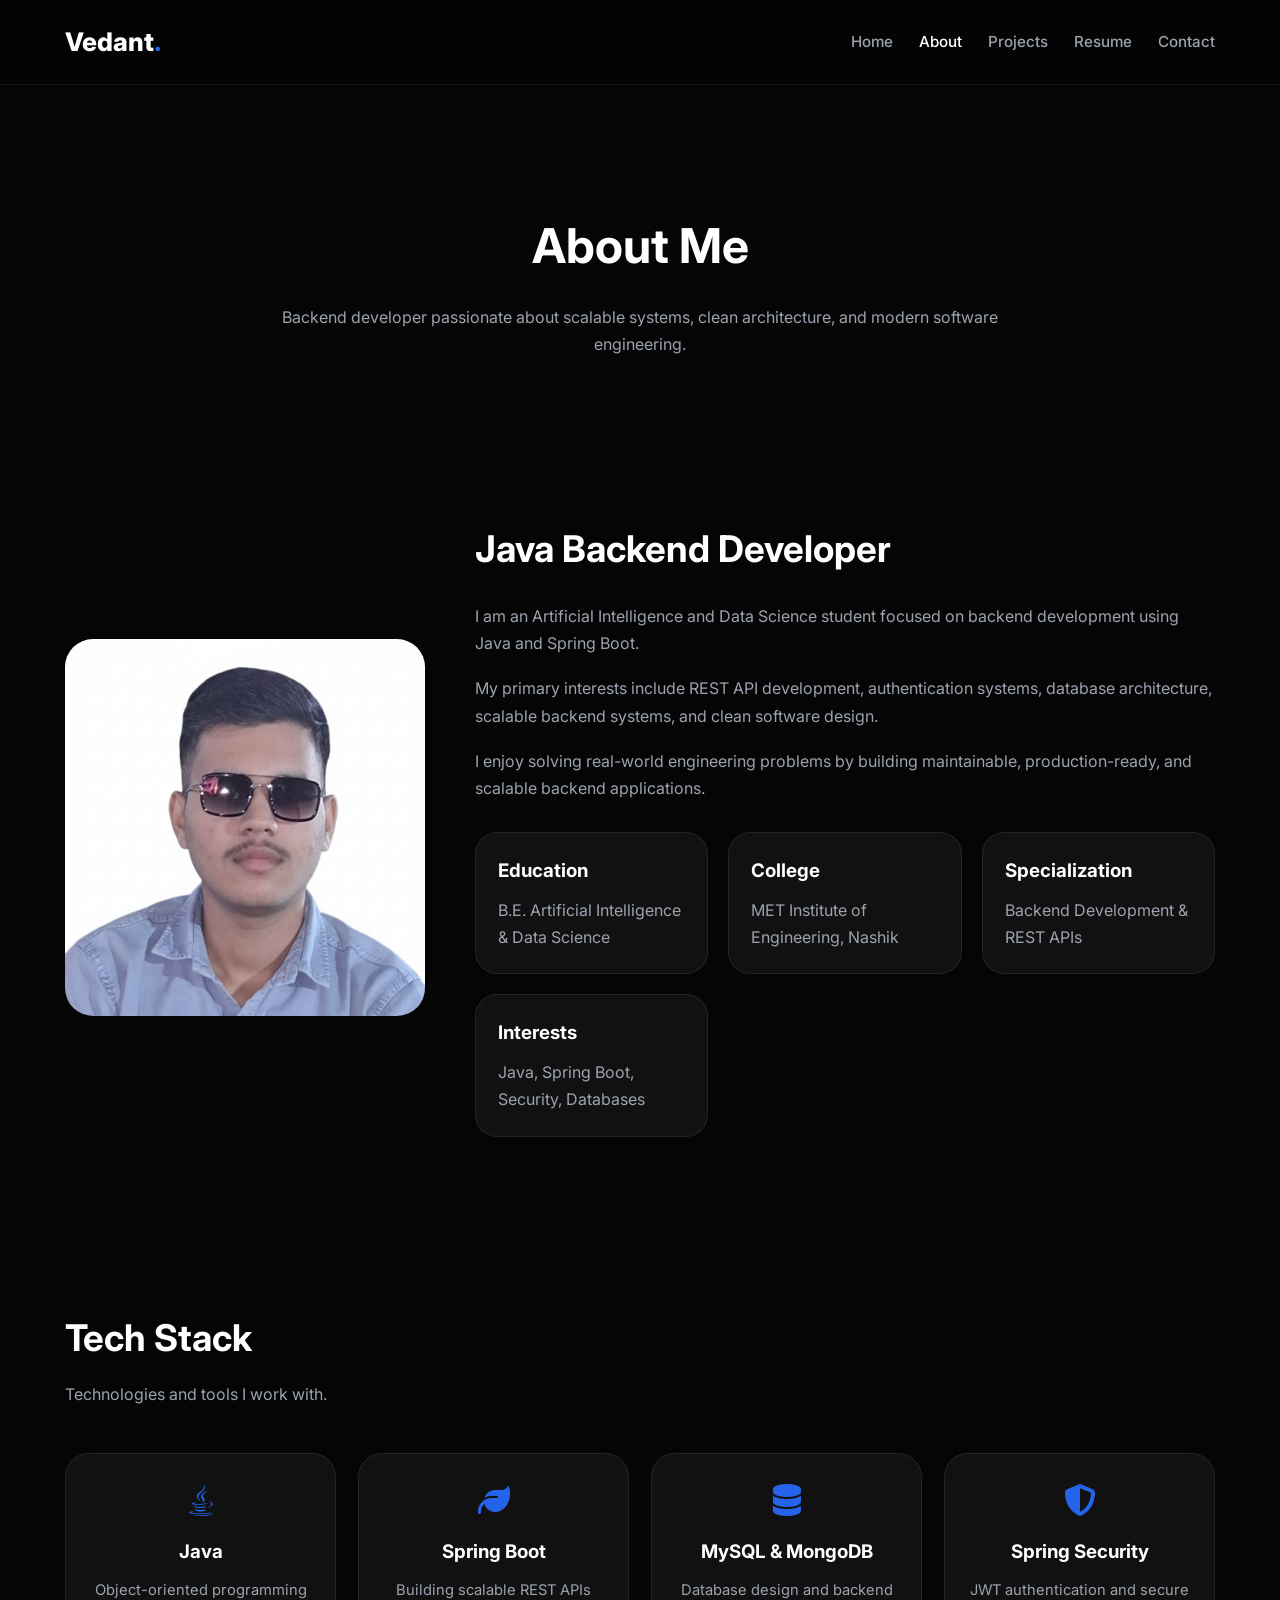
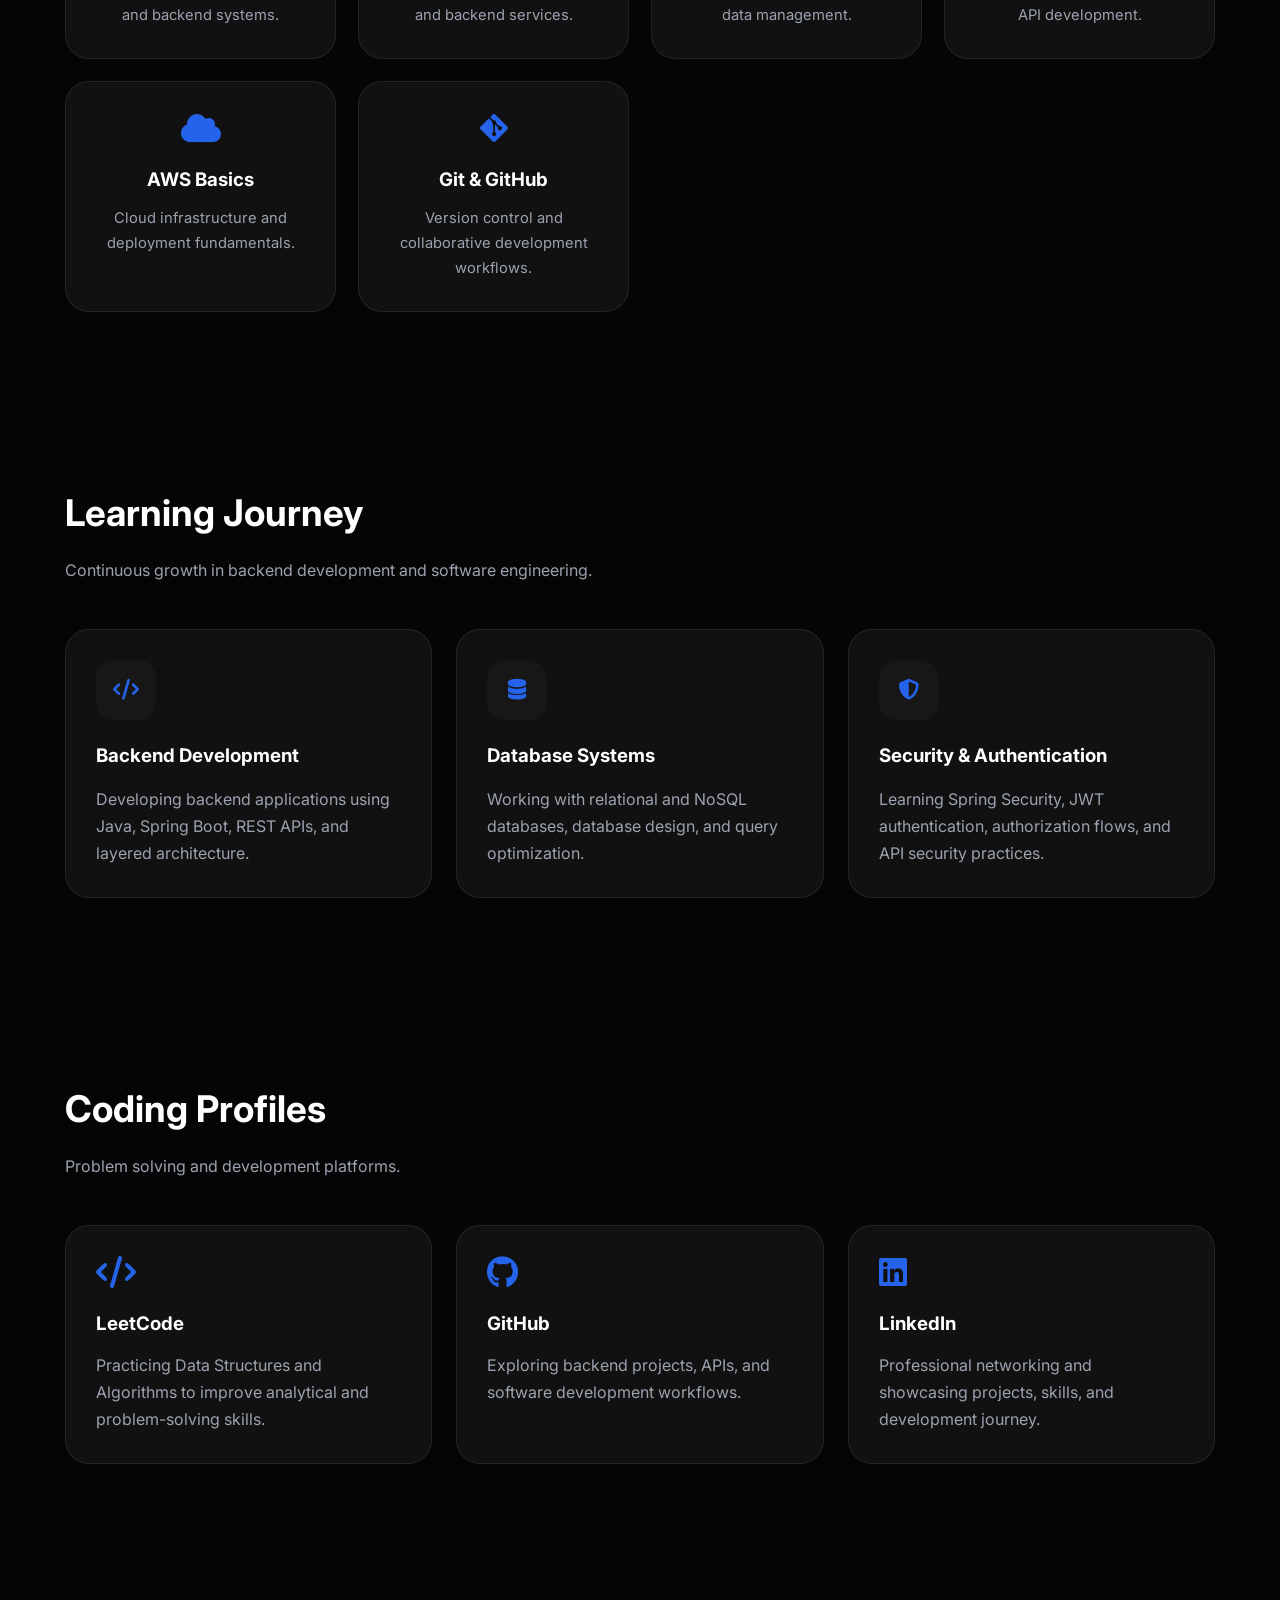
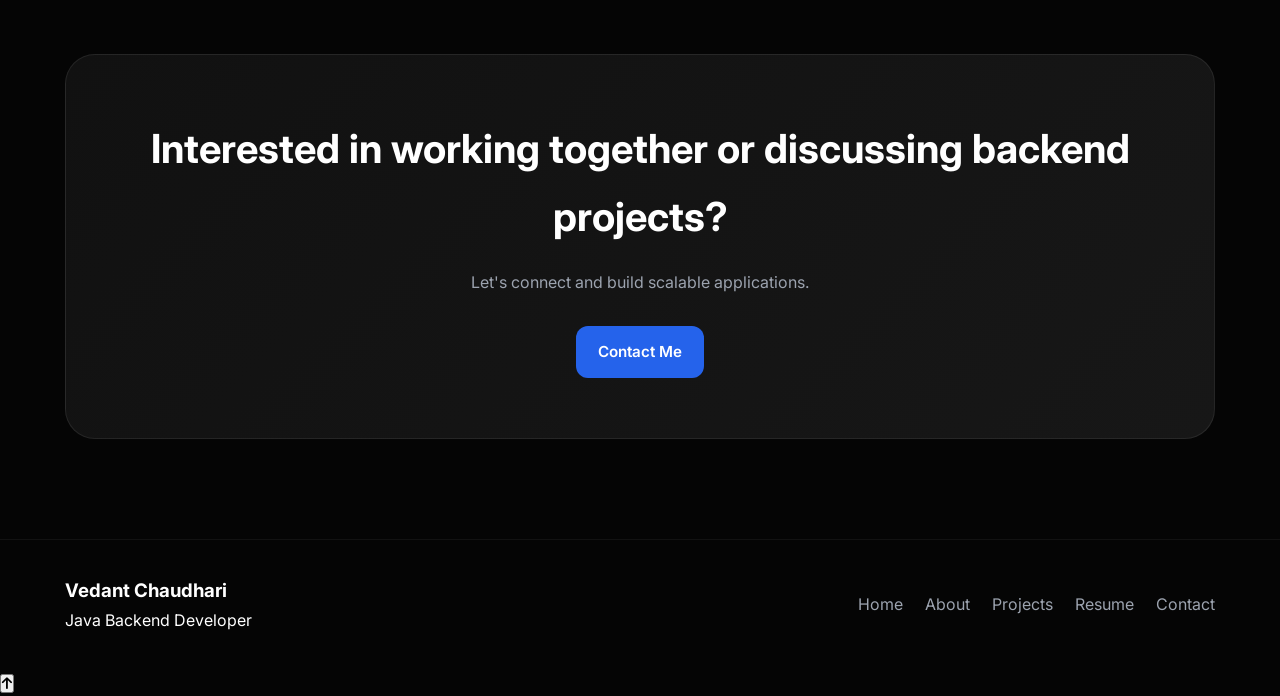
<file: about.html>
<!DOCTYPE html>
<html lang="en">

<head>

  <meta charset="UTF-8" />

  <meta name="viewport"
    content="width=device-width, initial-scale=1.0" />

  <meta name="description"
    content="About Vedant Chaudhari - Java Backend Developer specializing in Spring Boot, REST APIs, and scalable backend systems." />

  <meta name="keywords"
    content="About Vedant Chaudhari, Java Developer, Spring Boot, Backend Developer" />

  <meta name="author"
    content="Vedant Chaudhari" />

  <title>
    About | Vedant Chaudhari
  </title>

  <!-- CSS -->

  <link rel="stylesheet"
    href="style.css" />

  <!-- Font Awesome -->

  <link rel="stylesheet"
    href="https://cdnjs.cloudflare.com/ajax/libs/font-awesome/6.5.1/css/all.min.css" />

</head>

<body>

  <!-- ================= NAVBAR ================= -->

  <header class="navbar">

    <div class="container nav-container">

      <!-- LOGO -->

      <a href="index.html"
        class="logo">

        Vedant<span>.</span>

      </a>

      <!-- NAV LINKS -->

      <nav>

        <ul class="nav-links">

          <li>
            <a href="index.html">
              Home
            </a>
          </li>

          <li>
            <a href="about.html"
              class="active">

              About

            </a>
          </li>

          <li>
            <a href="projects.html">
              Projects
            </a>
          </li>

          <li>
            <a href="resume.html">
              Resume
            </a>
          </li>

          <li>
            <a href="contact.html">
              Contact
            </a>
          </li>

        </ul>

      </nav>

      <!-- MOBILE MENU -->

      <div class="menu-toggle">

        <i class="fa-solid fa-bars"></i>

      </div>

    </div>

  </header>

  <!-- ================= PAGE HEADER ================= -->

  <section class="page-header">

    <div class="container">

      <h1>
        About Me
      </h1>

      <p>

        Backend developer passionate about scalable systems,
        clean architecture, and modern software engineering.

      </p>

    </div>

  </section>

  <!-- ================= ABOUT SECTION ================= -->

  <section class="about-page section">

    <div class="container about-page-container">

      <!-- IMAGE -->

      <div class="about-image">

        <img src="assets/images/inpfp.jpeg"
          alt="Vedant Chaudhari" />

      </div>

      <!-- CONTENT -->

      <div class="about-content">

        <h2>
          Java Backend Developer
        </h2>

        <p>

          I am an Artificial Intelligence and Data Science student
          focused on backend development using Java and Spring Boot.

        </p>

        <p>

          My primary interests include REST API development,
          authentication systems, database architecture,
          scalable backend systems, and clean software design.

        </p>

        <p>

          I enjoy solving real-world engineering problems
          by building maintainable, production-ready,
          and scalable backend applications.

        </p>

        <!-- ABOUT INFO -->

        <div class="about-info-grid">

          <div class="about-info-card">

            <h3>
              Education
            </h3>

            <p>
              B.E. Artificial Intelligence & Data Science
            </p>

          </div>

          <div class="about-info-card">

            <h3>
              College
            </h3>

            <p>
              MET Institute of Engineering, Nashik
            </p>

          </div>

          <div class="about-info-card">

            <h3>
              Specialization
            </h3>

            <p>
              Backend Development & REST APIs
            </p>

          </div>

          <div class="about-info-card">

            <h3>
              Interests
            </h3>

            <p>
              Java, Spring Boot, Security, Databases
            </p>

          </div>

        </div>

      </div>

    </div>

  </section>

  <!-- ================= TECH STACK ================= -->

  <section class="tech-stack-section section">

    <div class="container">

      <div class="section-title">

        <h2>
          Tech Stack
        </h2>

        <p>
          Technologies and tools I work with.
        </p>

      </div>

      <div class="tech-grid">

        <!-- JAVA -->

        <div class="tech-card">

          <i class="fa-brands fa-java"></i>

          <h3>
            Java
          </h3>

          <p>
            Object-oriented programming and backend systems.
          </p>

        </div>

        <!-- SPRING -->

        <div class="tech-card">

          <i class="fa-solid fa-leaf"></i>

          <h3>
            Spring Boot
          </h3>

          <p>
            Building scalable REST APIs and backend services.
          </p>

        </div>

        <!-- DATABASE -->

        <div class="tech-card">

          <i class="fa-solid fa-database"></i>

          <h3>
            MySQL & MongoDB
          </h3>

          <p>
            Database design and backend data management.
          </p>

        </div>

        <!-- SECURITY -->

        <div class="tech-card">

          <i class="fa-solid fa-shield-halved"></i>

          <h3>
            Spring Security
          </h3>

          <p>
            JWT authentication and secure API development.
          </p>

        </div>

        <!-- CLOUD -->

        <div class="tech-card">

          <i class="fa-solid fa-cloud"></i>

          <h3>
            AWS Basics
          </h3>

          <p>
            Cloud infrastructure and deployment fundamentals.
          </p>

        </div>

        <!-- TOOLS -->

        <div class="tech-card">

          <i class="fa-brands fa-git-alt"></i>

          <h3>
            Git & GitHub
          </h3>

          <p>
            Version control and collaborative development workflows.
          </p>

        </div>

      </div>

    </div>

  </section>

  <!-- ================= EXPERIENCE / JOURNEY ================= -->

  <section class="journey-section section">

    <div class="container">

      <div class="section-title">

        <h2>
          Learning Journey
        </h2>

        <p>
          Continuous growth in backend development and software engineering.
        </p>

      </div>

      <div class="journey-grid">

        <!-- CARD 1 -->

        <div class="journey-card">

          <div class="journey-icon">

            <i class="fa-solid fa-code"></i>

          </div>

          <h3>
            Backend Development
          </h3>

          <p>

            Developing backend applications using Java,
            Spring Boot, REST APIs, and layered architecture.

          </p>

        </div>

        <!-- CARD 2 -->

        <div class="journey-card">

          <div class="journey-icon">

            <i class="fa-solid fa-database"></i>

          </div>

          <h3>
            Database Systems
          </h3>

          <p>

            Working with relational and NoSQL databases,
            database design, and query optimization.

          </p>

        </div>

        <!-- CARD 3 -->

        <div class="journey-card">

          <div class="journey-icon">

            <i class="fa-solid fa-shield-halved"></i>

          </div>

          <h3>
            Security & Authentication
          </h3>

          <p>

            Learning Spring Security, JWT authentication,
            authorization flows, and API security practices.

          </p>

        </div>

      </div>

    </div>

  </section>

  <!-- ================= CODING PROFILES ================= -->

  <section class="coding-profiles section">

    <div class="container">

      <div class="section-title">

        <h2>
          Coding Profiles
        </h2>

        <p>
          Problem solving and development platforms.
        </p>

      </div>

      <div class="profiles-grid">

        <!-- LEETCODE -->

        <a href="https://leetcode.com/u/vedantchaudhari394/"
          target="_blank"
          class="profile-card">

          <i class="fa-solid fa-code"></i>

          <h3>
            LeetCode
          </h3>

          <p>

            Practicing Data Structures and Algorithms
            to improve analytical and problem-solving skills.

          </p>

        </a>

        <!-- GITHUB -->

        <a href="https://github.com/itsVedant24"
          target="_blank"
          class="profile-card">

          <i class="fa-brands fa-github"></i>

          <h3>
            GitHub
          </h3>

          <p>

            Exploring backend projects,
            APIs, and software development workflows.

          </p>

        </a>

        <!-- LINKEDIN -->

        <a href="https://linkedin.com/in/chaudhari-vedant-1a2b3c4d"
          target="_blank"
          class="profile-card">

          <i class="fa-brands fa-linkedin"></i>

          <h3>
            LinkedIn
          </h3>

          <p>

            Professional networking and showcasing
            projects, skills, and development journey.

          </p>

        </a>

      </div>

    </div>

  </section>

  <!-- ================= CTA ================= -->

  <section class="cta-section">

    <div class="container cta-container">

      <h2>

        Interested in working together
        or discussing backend projects?

      </h2>

      <p>

        Let's connect and build scalable applications.

      </p>

      <a href="contact.html"
        class="btn primary-btn">

        Contact Me

      </a>

    </div>

  </section>

  <!-- ================= FOOTER ================= -->

  <footer class="footer">

    <div class="container footer-container">

      <div>

        <h3>
          Vedant Chaudhari
        </h3>

        <p>
          Java Backend Developer
        </p>

      </div>

      <div class="footer-links">

        <a href="index.html">
          Home
        </a>

        <a href="about.html">
          About
        </a>

        <a href="projects.html">
          Projects
        </a>

        <a href="resume.html">
          Resume
        </a>

        <a href="contact.html">
          Contact
        </a>

      </div>

    </div>

  </footer>

  <!-- JS -->

  <script src="main.js"></script>

</body>

</html>
</file>
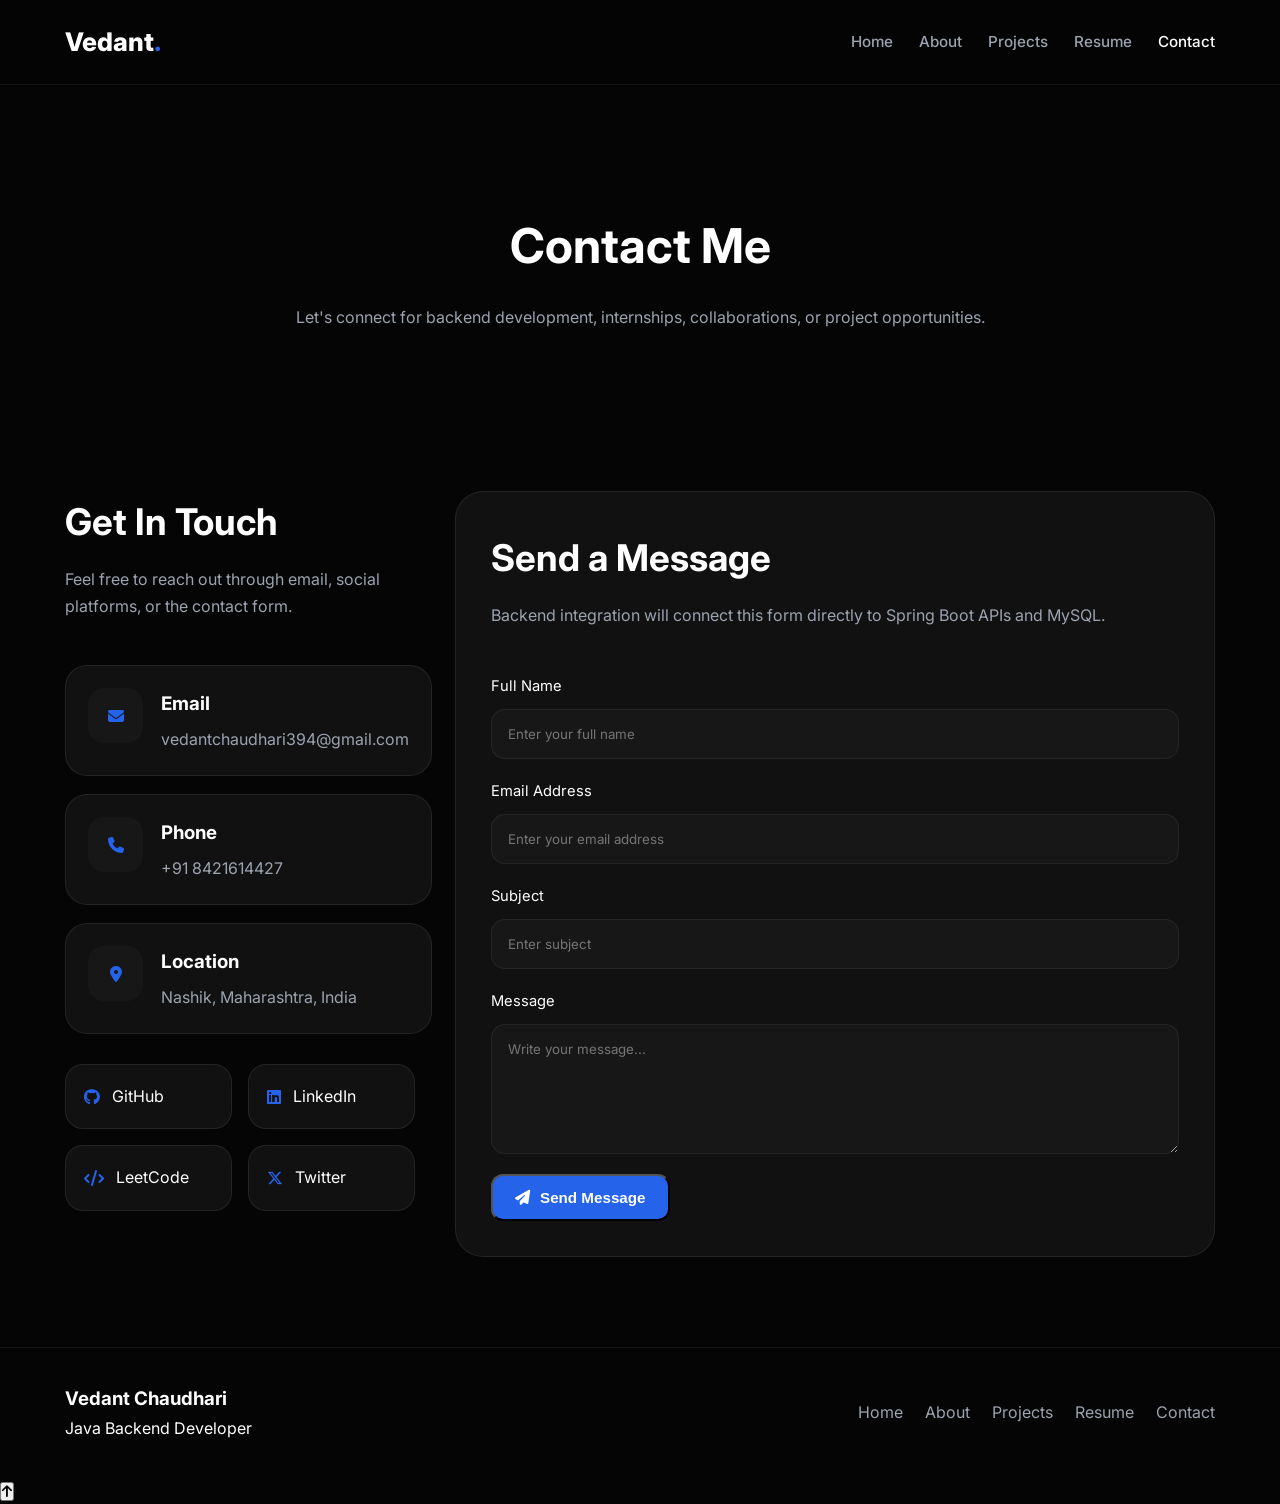
<file: contact.html>
<!DOCTYPE html>
<html lang="en">

<head>

  <meta charset="UTF-8" />

  <meta name="viewport"
    content="width=device-width, initial-scale=1.0" />

  <meta name="description"
    content="Contact Vedant Chaudhari - Java Backend Developer specializing in Spring Boot, REST APIs, and scalable backend systems." />

  <meta name="keywords"
    content="Contact Vedant Chaudhari, Java Backend Developer, Spring Boot Developer" />

  <meta name="author"
    content="Vedant Chaudhari" />

  <title>
    Contact | Vedant Chaudhari
  </title>

  <!-- CSS -->

  <link rel="stylesheet"
    href="style.css" />

  <!-- Font Awesome -->

  <link rel="stylesheet"
    href="https://cdnjs.cloudflare.com/ajax/libs/font-awesome/6.5.1/css/all.min.css" />

</head>

<body>

  <!-- ================= NAVBAR ================= -->

  <header class="navbar">

    <div class="container nav-container">

      <!-- LOGO -->

      <a href="index.html"
        class="logo">

        Vedant<span>.</span>

      </a>

      <!-- NAV LINKS -->

      <nav>

        <ul class="nav-links">

          <li>
            <a href="index.html">
              Home
            </a>
          </li>

          <li>
            <a href="about.html">
              About
            </a>
          </li>

          <li>
            <a href="projects.html">
              Projects
            </a>
          </li>

          <li>
            <a href="resume.html">
              Resume
            </a>
          </li>

          <li>
            <a href="contact.html"
              class="active">

              Contact
            </a>
          </li>

        </ul>

      </nav>

      <!-- MOBILE MENU -->

      <div class="menu-toggle">

        <i class="fa-solid fa-bars"></i>

      </div>

    </div>

  </header>

  <!-- ================= PAGE HEADER ================= -->

  <section class="page-header">

    <div class="container">

      <h1>
        Contact Me
      </h1>

      <p>

        Let's connect for backend development,
        internships,
        collaborations,
        or project opportunities.

      </p>

    </div>

  </section>

  <!-- ================= CONTACT SECTION ================= -->

  <section class="contact-page section">

    <div class="container contact-container">

      <!-- =========================================================
           CONTACT INFO
      ========================================================== -->

      <div class="contact-info">

        <div class="section-title">

          <h2>
            Get In Touch
          </h2>

          <p>
            Feel free to reach out through email,
            social platforms,
            or the contact form.
          </p>

        </div>

        <!-- CONTACT CARDS -->

        <div class="contact-cards">

          <!-- EMAIL -->

          <div class="contact-card">

            <div class="contact-icon">

              <i class="fa-solid fa-envelope"></i>

            </div>

            <div>

              <h3>
                Email
              </h3>

              <a href="mailto:vedantchaudhari394@gmail.com">

                vedantchaudhari394@gmail.com

              </a>

            </div>

          </div>

          <!-- PHONE -->

          <div class="contact-card">

            <div class="contact-icon">

              <i class="fa-solid fa-phone"></i>

            </div>

            <div>

              <h3>
                Phone
              </h3>

              <a href="tel:+918421614427">

                +91 8421614427

              </a>

            </div>

          </div>

          <!-- LOCATION -->

          <div class="contact-card">

            <div class="contact-icon">

              <i class="fa-solid fa-location-dot"></i>

            </div>

            <div>

              <h3>
                Location
              </h3>

              <p>
                Nashik, Maharashtra, India
              </p>

            </div>

          </div>

        </div>

        <!-- SOCIAL LINKS -->

        <div class="social-contact-links">

          <a href="https://github.com/itsVedant24"
            target="_blank"
            class="social-contact-card">

            <i class="fa-brands fa-github"></i>

            <span>
              GitHub
            </span>

          </a>

          <a href="https://linkedin.com/in/chaudhari-vedant-1a2b3c4d"
            target="_blank"
            class="social-contact-card">

            <i class="fa-brands fa-linkedin"></i>

            <span>
              LinkedIn
            </span>

          </a>

          <a href="https://leetcode.com/u/vedantchaudhari394/"
            target="_blank"
            class="social-contact-card">

            <i class="fa-solid fa-code"></i>

            <span>
              LeetCode
            </span>

          </a>

          <a href="https://x.com/vedant394"
            target="_blank"
            class="social-contact-card">

            <i class="fa-brands fa-x-twitter"></i>

            <span>
              Twitter
            </span>

          </a>

        </div>

      </div>

      <!-- =========================================================
           CONTACT FORM
      ========================================================== -->

      <div class="contact-form-wrapper">

        <div class="section-title">

          <h2>
            Send a Message
          </h2>

          <p>
            Backend integration will connect this form
            directly to Spring Boot APIs and MySQL.
          </p>

        </div>

        <!-- FORM -->

        <form id="contactForm"
          class="contact-form">

          <!-- NAME -->

          <div class="form-group">

            <label for="name">

              Full Name

            </label>

            <input type="text"
              id="name"
              name="name"
              placeholder="Enter your full name"
              required />

          </div>

          <!-- EMAIL -->

          <div class="form-group">

            <label for="email">

              Email Address

            </label>

            <input type="email"
              id="email"
              name="email"
              placeholder="Enter your email address"
              required />

          </div>

          <!-- SUBJECT -->

          <div class="form-group">

            <label for="subject">

              Subject

            </label>

            <input type="text"
              id="subject"
              name="subject"
              placeholder="Enter subject"
              required />

          </div>

          <!-- MESSAGE -->

          <div class="form-group">

            <label for="message">

              Message

            </label>

            <textarea id="message"
              name="message"
              rows="6"
              placeholder="Write your message..."
              required></textarea>

          </div>

          <!-- BUTTON -->

          <button type="submit"
            class="btn primary-btn contact-btn">

            <i class="fa-solid fa-paper-plane"></i>

            Send Message

          </button>

        </form>

      </div>

    </div>

  </section>




  <!-- ================= FOOTER ================= -->

  <footer class="footer">

    <div class="container footer-container">

      <div>

        <h3>
          Vedant Chaudhari
        </h3>

        <p>
          Java Backend Developer
        </p>

      </div>

      <div class="footer-links">

        <a href="index.html">
          Home
        </a>

        <a href="about.html">
          About
        </a>

        <a href="projects.html">
          Projects
        </a>

        <a href="resume.html">
          Resume
        </a>

        <a href="contact.html">
          Contact
        </a>

      </div>

    </div>

  </footer>

  <!-- JS -->

  <script src="main.js"></script>

</body>

</html>
</file>
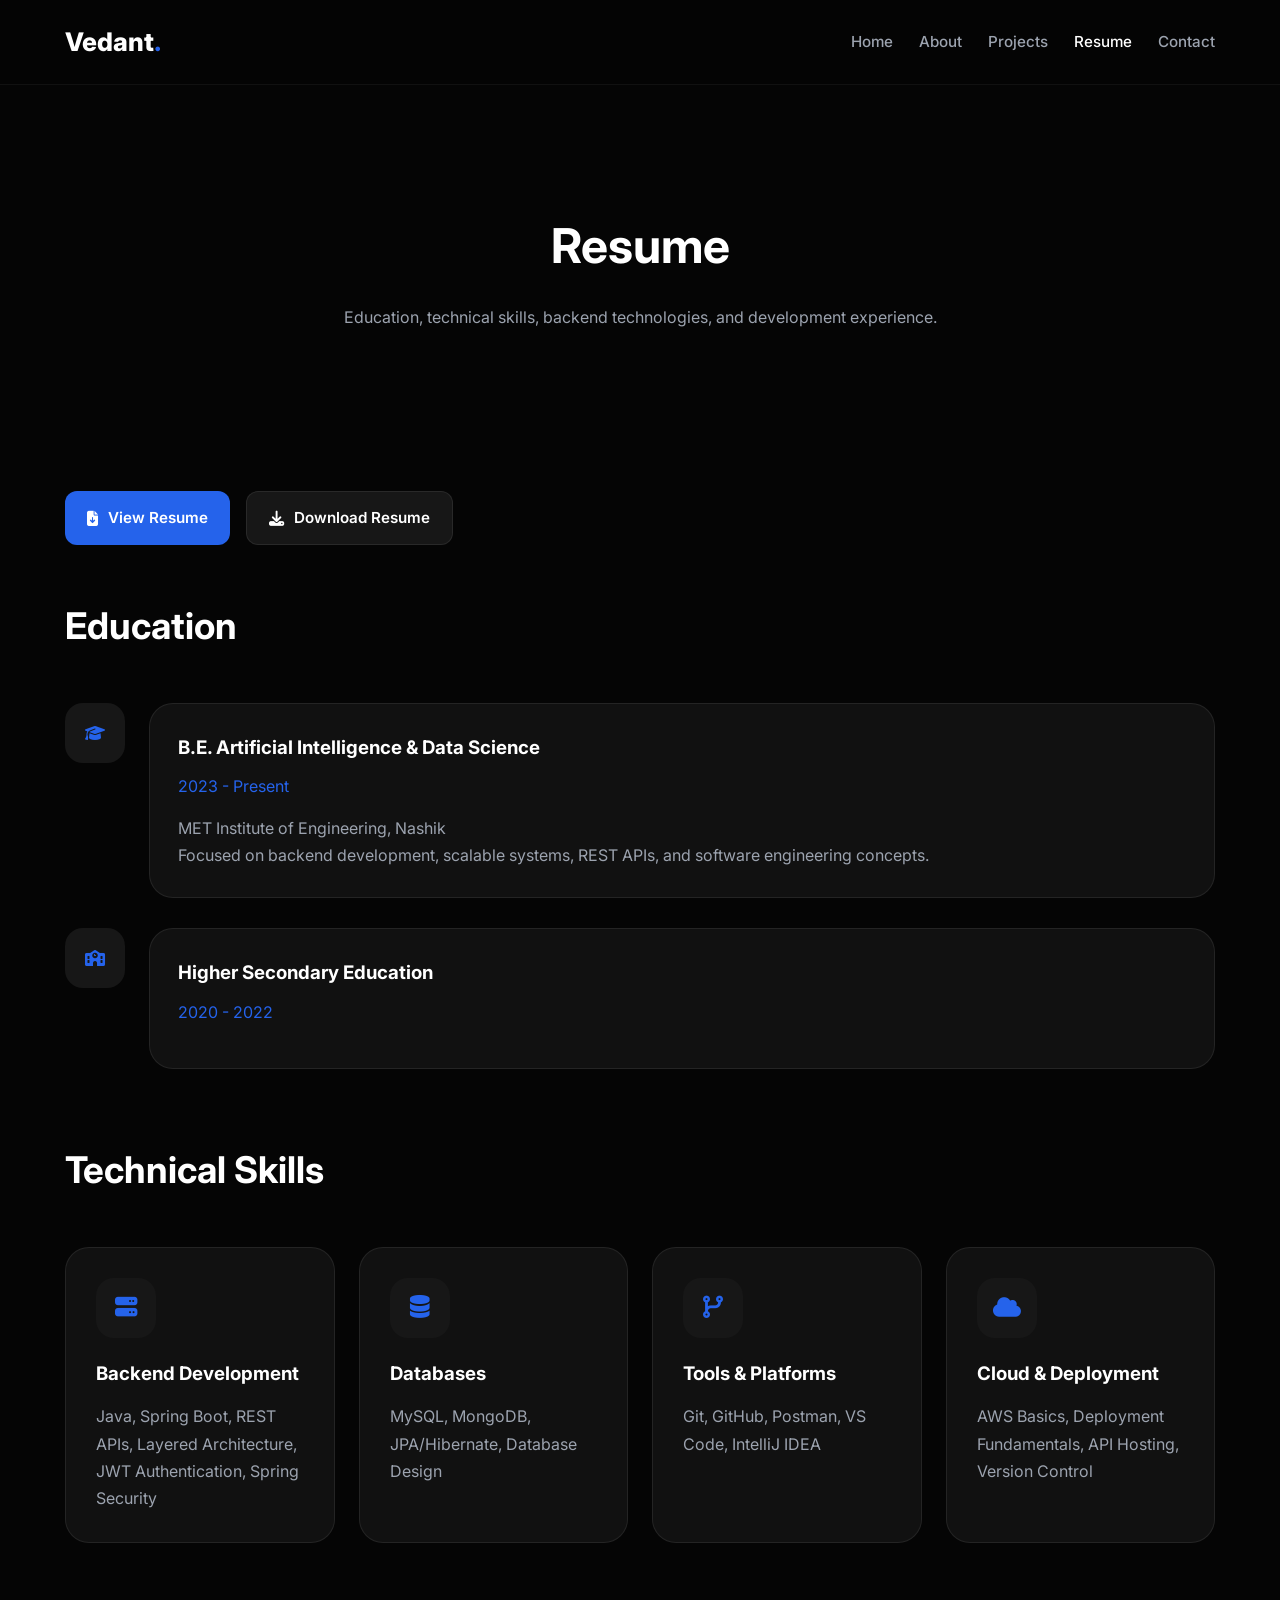
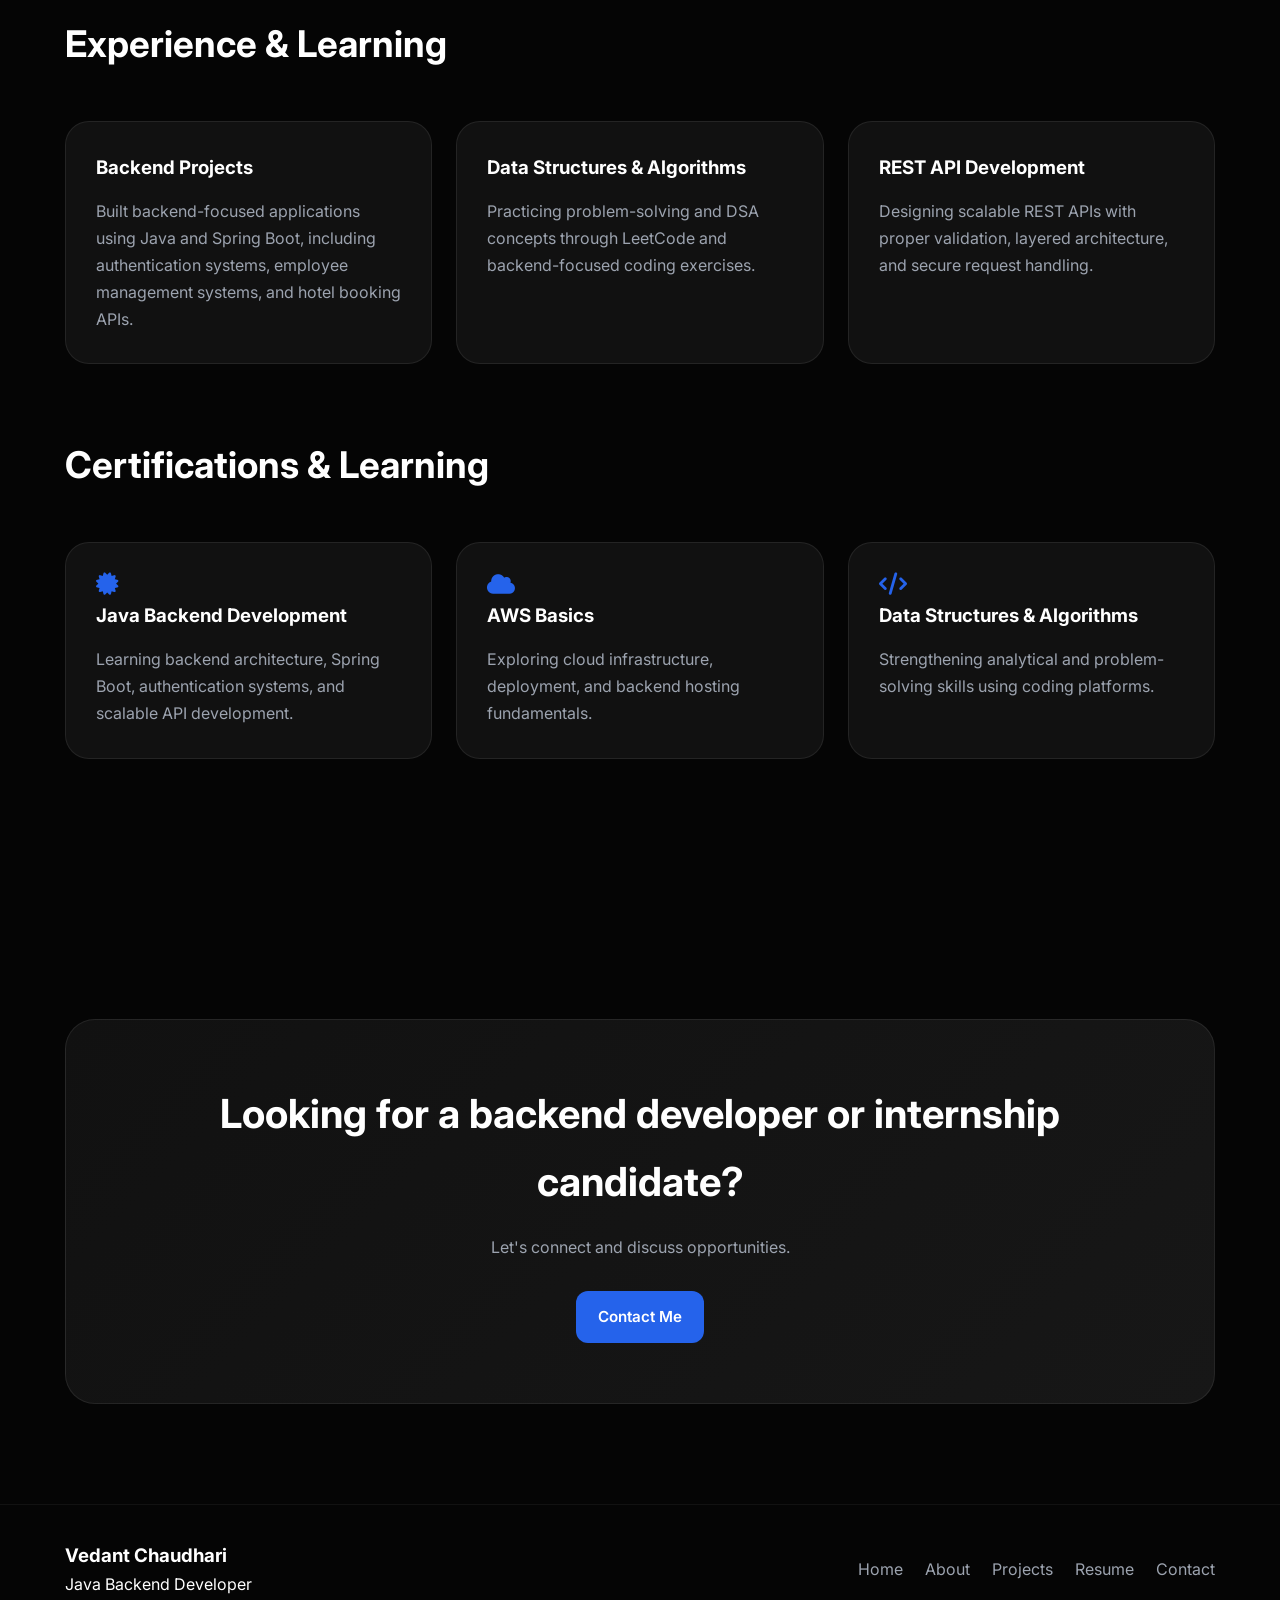
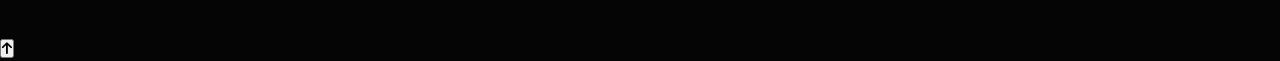
<file: resume.html>
<!DOCTYPE html>
<html lang="en">

<head>

  <meta charset="UTF-8" />

  <meta name="viewport"
    content="width=device-width, initial-scale=1.0" />

  <meta name="description"
    content="Resume of Vedant Chaudhari - Java Backend Developer specializing in Spring Boot, REST APIs, and scalable backend systems." />

  <meta name="keywords"
    content="Vedant Resume, Java Backend Developer Resume, Spring Boot Resume" />

  <meta name="author"
    content="Vedant Chaudhari" />

  <title>
    Resume | Vedant Chaudhari
  </title>

  <!-- CSS -->

  <link rel="stylesheet"
    href="style.css" />

  <!-- Font Awesome -->

  <link rel="stylesheet"
    href="https://cdnjs.cloudflare.com/ajax/libs/font-awesome/6.5.1/css/all.min.css" />

</head>

<body>

  <!-- ================= NAVBAR ================= -->

  <header class="navbar">

    <div class="container nav-container">

      <!-- LOGO -->

      <a href="index.html"
        class="logo">

        Vedant<span>.</span>

      </a>

      <!-- NAV LINKS -->

      <nav>

        <ul class="nav-links">

          <li>
            <a href="index.html">
              Home
            </a>
          </li>

          <li>
            <a href="about.html">
              About
            </a>
          </li>

          <li>
            <a href="projects.html">
              Projects
            </a>
          </li>

          <li>
            <a href="resume.html"
              class="active">

              Resume
            </a>
          </li>

          <li>
            <a href="contact.html">
              Contact
            </a>
          </li>

        </ul>

      </nav>

      <!-- MOBILE MENU -->

      <div class="menu-toggle">

        <i class="fa-solid fa-bars"></i>

      </div>

    </div>

  </header>

  <!-- ================= PAGE HEADER ================= -->

  <section class="page-header">

    <div class="container">

      <h1>
        Resume
      </h1>

      <p>

        Education, technical skills,
        backend technologies,
        and development experience.

      </p>

    </div>

  </section>

  <!-- ================= RESUME SECTION ================= -->

  <section class="resume-page section">

    <div class="container">

      <!-- DOWNLOAD BUTTON -->

      <div class="resume-download">

        <a href="assets/resume/Chaudhari_Vedant_Resume.pdf"
          target="_blank"
          class="btn primary-btn">

          <i class="fa-solid fa-file-arrow-down"></i>
          View Resume

        </a>

        <a href="assets/resume/Chaudhari_Vedant_Resume.pdf"
          download
          class="btn secondary-btn">

          <i class="fa-solid fa-download"></i>
          Download Resume

        </a>

      </div>

      <!-- ================= EDUCATION ================= -->

      <div class="resume-section">

        <div class="section-title">

          <h2>
            Education
          </h2>

        </div>

        <div class="timeline">

          <!-- EDUCATION CARD -->

          <div class="timeline-item">

            <div class="timeline-icon">

              <i class="fa-solid fa-graduation-cap"></i>

            </div>

            <div class="timeline-content">

              <h3>
                B.E. Artificial Intelligence & Data Science
              </h3>

              <span>
                2023 - Present
              </span>

              <p>

                MET Institute of Engineering, Nashik

              </p>

              <p>

                Focused on backend development,
                scalable systems,
                REST APIs,
                and software engineering concepts.

              </p>

            </div>

          </div>

          <!-- HSC -->

          <div class="timeline-item">

            <div class="timeline-icon">

              <i class="fa-solid fa-school"></i>

            </div>

            <div class="timeline-content">

              <h3>
                Higher Secondary Education
              </h3>

              <span>
                2020 - 2022
              </span>

              

            </div>

          </div>

        </div>

      </div>

      <!-- ================= TECHNICAL SKILLS ================= -->

      <div class="resume-section">

        <div class="section-title">

          <h2>
            Technical Skills
          </h2>

        </div>

        <div class="skills-grid">

          <!-- BACKEND -->

          <div class="skill-card">

            <div class="skill-icon">

              <i class="fa-solid fa-server"></i>

            </div>

            <h3>
              Backend Development
            </h3>

            <p>

              Java, Spring Boot,
              REST APIs,
              Layered Architecture,
              JWT Authentication,
              Spring Security

            </p>

          </div>

          <!-- DATABASE -->

          <div class="skill-card">

            <div class="skill-icon">

              <i class="fa-solid fa-database"></i>

            </div>

            <h3>
              Databases
            </h3>

            <p>

              MySQL,
              MongoDB,
              JPA/Hibernate,
              Database Design

            </p>

          </div>

          <!-- TOOLS -->

          <div class="skill-card">

            <div class="skill-icon">

              <i class="fa-solid fa-code-branch"></i>

            </div>

            <h3>
              Tools & Platforms
            </h3>

            <p>

              Git,
              GitHub,
              Postman,
              VS Code,
              IntelliJ IDEA

            </p>

          </div>

          <!-- CLOUD -->

          <div class="skill-card">

            <div class="skill-icon">

              <i class="fa-solid fa-cloud"></i>

            </div>

            <h3>
              Cloud & Deployment
            </h3>

            <p>

              AWS Basics,
              Deployment Fundamentals,
              API Hosting,
              Version Control

            </p>

          </div>

        </div>

      </div>

      <!-- ================= EXPERIENCE ================= -->

      <div class="resume-section">

        <div class="section-title">

          <h2>
            Experience & Learning
          </h2>

        </div>

        <div class="experience-grid">

          <!-- EXPERIENCE CARD -->

          <div class="experience-card">

            <h3>
              Backend Projects
            </h3>

            <p>

              Built backend-focused applications
              using Java and Spring Boot,
              including authentication systems,
              employee management systems,
              and hotel booking APIs.

            </p>

          </div>

          <!-- DSA -->

          <div class="experience-card">

            <h3>
              Data Structures & Algorithms
            </h3>

            <p>

              Practicing problem-solving and
              DSA concepts through LeetCode
              and backend-focused coding exercises.

            </p>

          </div>

          <!-- APIs -->

          <div class="experience-card">

            <h3>
              REST API Development
            </h3>

            <p>

              Designing scalable REST APIs
              with proper validation,
              layered architecture,
              and secure request handling.

            </p>

          </div>

        </div>

      </div>

      <!-- ================= CERTIFICATIONS ================= -->

      <div class="resume-section">

        <div class="section-title">

          <h2>
            Certifications & Learning
          </h2>

        </div>

        <div class="certification-grid">

          <!-- CERTIFICATION -->

          <div class="certification-card">

            <i class="fa-solid fa-certificate"></i>

            <h3>
              Java Backend Development
            </h3>

            <p>

              Learning backend architecture,
              Spring Boot,
              authentication systems,
              and scalable API development.

            </p>

          </div>

          <!-- AWS -->

          <div class="certification-card">

            <i class="fa-solid fa-cloud"></i>

            <h3>
              AWS Basics
            </h3>

            <p>

              Exploring cloud infrastructure,
              deployment,
              and backend hosting fundamentals.

            </p>

          </div>

          <!-- DSA -->

          <div class="certification-card">

            <i class="fa-solid fa-code"></i>

            <h3>
              Data Structures & Algorithms
            </h3>

            <p>

              Strengthening analytical
              and problem-solving skills
              using coding platforms.

            </p>

          </div>

        </div>

      </div>

    </div>

  </section>

  <!-- ================= CTA SECTION ================= -->

  <section class="cta-section">

    <div class="container cta-container">

      <h2>

        Looking for a backend developer
        or internship candidate?

      </h2>

      <p>

        Let's connect and discuss opportunities.

      </p>

      <a href="contact.html"
        class="btn primary-btn">

        Contact Me

      </a>

    </div>

  </section>

  <!-- ================= FOOTER ================= -->

  <footer class="footer">

    <div class="container footer-container">

      <div>

        <h3>
          Vedant Chaudhari
        </h3>

        <p>
          Java Backend Developer
        </p>

      </div>

      <div class="footer-links">

        <a href="index.html">
          Home
        </a>

        <a href="about.html">
          About
        </a>

        <a href="projects.html">
          Projects
        </a>

        <a href="resume.html">
          Resume
        </a>

        <a href="contact.html">
          Contact
        </a>

      </div>

    </div>

  </footer>

  <!-- JS -->

  <script src="main.js"></script>

</body>

</html>
</file>
<file: style.css>
/* =========================================================
   GOOGLE FONT
========================================================= */

@import url('https://fonts.googleapis.com/css2?family=Inter:wght@300;400;500;600;700;800;900&display=swap');


/* =========================================================
   ROOT VARIABLES
========================================================= */

:root {

  --bg-color: #050505;
  --secondary-bg: #0d0d0d;
  --card-bg: #111111;

  --primary-text: #ffffff;
  --secondary-text: #9ca3af;

  --accent-color: #2563eb;

  --border-color: rgba(255,255,255,0.08);

  --transition: 0.3s ease;

  --shadow:
    0 10px 30px rgba(0,0,0,0.45);

}


/* =========================================================
   RESET
========================================================= */

* {

  margin: 0;
  padding: 0;

  box-sizing: border-box;

}

html {

  scroll-behavior: smooth;

}

body {

  font-family: 'Inter', sans-serif;

  background: var(--bg-color);

  color: var(--primary-text);

  overflow-x: hidden;

  line-height: 1.7;

}

a {

  text-decoration: none;

  color: inherit;

}

img {

  width: 100%;

  display: block;

}

li {

  list-style: none;

}


/* =========================================================
   CONTAINER
========================================================= */

.container {

  width: min(1150px, 90%);

  margin: auto;

}


/* =========================================================
   BUTTONS
========================================================= */

.btn {

  display: inline-flex;

  align-items: center;

  justify-content: center;

  gap: 10px;

  padding: 13px 22px;

  border-radius: 12px;

  font-size: 0.95rem;

  font-weight: 600;

  transition: var(--transition);

  cursor: pointer;

}

.primary-btn {

  background: var(--accent-color);

  color: white;

}

.primary-btn:hover {

  opacity: 0.92;

}

.secondary-btn {

  background: #171717;

  border: 1px solid var(--border-color);

  color: white;

}

.secondary-btn:hover {

  background: #202020;

}


/* =========================================================
   NAVBAR
========================================================= */

.navbar {

  width: 100%;

  position: sticky;

  top: 0;

  z-index: 1000;

  background: rgba(5,5,5,0.92);

  backdrop-filter: blur(14px);

  border-bottom: 1px solid rgba(255,255,255,0.05);

}

.nav-container {

  display: flex;

  align-items: center;

  justify-content: space-between;

  padding: 20px 0;

}

.logo {

  font-size: 1.6rem;

  font-weight: 800;

}

.logo span {

  color: var(--accent-color);

}

.nav-links {

  display: flex;

  align-items: center;

  gap: 26px;

}

.nav-links a {

  color: var(--secondary-text);

  font-size: 0.95rem;

  font-weight: 500;

  transition: var(--transition);

}

.nav-links a:hover,
.nav-links a.active {

  color: white;

}

.menu-toggle {

  display: none;

  font-size: 1.4rem;

  cursor: pointer;

}


/* =========================================================
   PAGE HEADER
========================================================= */

.page-header {

  padding: 120px 0 70px;

  text-align: center;

}

.page-header h1 {

  font-size: 3rem;

  margin-bottom: 18px;

}

.page-header p {

  color: var(--secondary-text);

  max-width: 750px;

  margin: auto;

}


/* =========================================================
   HERO SECTION
========================================================= */

.hero {

  padding: 110px 0 80px;

}

.hero-container {

  display: grid;

  grid-template-columns: 1fr 420px;

  align-items: center;

  gap: 60px;

}

.hero-subtitle {

  color: var(--accent-color);

  font-weight: 600;

  margin-bottom: 18px;

}

.hero-content h1 {

  font-size: 4rem;

  line-height: 1.15;

  margin-bottom: 24px;

}

.hero-description {

  color: var(--secondary-text);

  margin-bottom: 35px;

  max-width: 650px;

}

.hero-buttons {

  display: flex;

  gap: 16px;

  margin-bottom: 35px;

}

.social-icons {

  display: flex;

  gap: 16px;

}

.social-icons a {

  width: 48px;
  height: 48px;

  background: #151515;

  border: 1px solid var(--border-color);

  border-radius: 14px;

  display: flex;
  align-items: center;
  justify-content: center;

  transition: var(--transition);

  font-size: 1rem;

}

.social-icons a:hover {

  transform: translateY(-4px);

  background: #202020;

}

.hero-image {

  position: relative;

}

.hero-image img {

  border-radius: 30px;

  border: 1px solid rgba(255,255,255,0.08);

}


/* =========================================================
   SECTION COMMON
========================================================= */

.section {

  padding: 90px 0;

}

.section-title {

  margin-bottom: 45px;

}

.section-title h2 {

  font-size: 2.3rem;

  margin-bottom: 12px;

}

.section-title p {

  color: var(--secondary-text);

}


/* =========================================================
   TECH STACK
========================================================= */

.tech-stack-section {

  padding: 80px 0;

}

.tech-grid {

  display: grid;

  grid-template-columns:
    repeat(auto-fit, minmax(220px, 1fr));

  gap: 22px;

}

.tech-card {

  background: var(--card-bg);

  border: 1px solid var(--border-color);

  border-radius: 24px;

  padding: 30px 25px;

  text-align: center;

  transition: var(--transition);

}

.tech-card:hover {

  transform: translateY(-5px);

  border-color: rgba(255,255,255,0.14);

}

.tech-card i {

  font-size: 2rem;

  color: var(--accent-color);

  margin-bottom: 20px;

}

.tech-card h3 {

  margin-bottom: 10px;

}

.tech-card p {

  color: var(--secondary-text);

  font-size: 0.92rem;

}


/* =========================================================
   FEATURED PROJECTS
========================================================= */

.featured-projects {

  padding: 90px 0;

}

.featured-projects-grid {

  display: grid;

  grid-template-columns:
    repeat(auto-fit, minmax(320px, 1fr));

  gap: 24px;

}

.featured-project-card {

  background: var(--card-bg);

  border: 1px solid var(--border-color);

  border-radius: 26px;

  overflow: hidden;

  transition: var(--transition);

}

.featured-project-card:hover {

  transform: translateY(-5px);

  border-color: rgba(255,255,255,0.15);

}

.featured-project-image {

  height: 220px;

  overflow: hidden;

}

.featured-project-image img {

  height: 100%;

  object-fit: cover;

}

.featured-project-content {

  padding: 25px;

}

.featured-project-content h3 {

  margin-bottom: 14px;

}

.featured-project-content p {

  color: var(--secondary-text);

  margin-bottom: 20px;

}

.project-tags {

  display: flex;

  flex-wrap: wrap;

  gap: 10px;

}

.project-tags span {

  background: #171717;

  border: 1px solid var(--border-color);

  padding: 7px 14px;

  border-radius: 999px;

  font-size: 0.82rem;

}

.view-all-projects {

  text-align: center;

  margin-top: 45px;

}


/* =========================================================
   QUICK ABOUT
========================================================= */

.quick-about {

  padding: 90px 0;

}

.quick-about-container {

  display: grid;

  grid-template-columns: 1fr 350px;

  gap: 50px;

  align-items: center;

}

.quick-about-content h2 {

  font-size: 2.3rem;

  margin-bottom: 20px;

}

.quick-about-content p {

  color: var(--secondary-text);

  margin-bottom: 18px;

}

.quick-stats {

  display: grid;

  gap: 20px;

}

.stat-card {

  background: var(--card-bg);

  border: 1px solid var(--border-color);

  border-radius: 24px;

  padding: 28px;

}

.stat-card h3 {

  font-size: 2rem;

  color: var(--accent-color);

  margin-bottom: 10px;

}

.stat-card p {

  color: var(--secondary-text);

}


/* =========================================================
   ABOUT PAGE
========================================================= */

.about-page-container {

  display: grid;

  grid-template-columns: 360px 1fr;

  gap: 50px;

  align-items: center;

}

.about-image img {

  border-radius: 28px;

}

.about-content h2 {

  font-size: 2.3rem;

  margin-bottom: 22px;

}

.about-content p {

  color: var(--secondary-text);

  margin-bottom: 18px;

}

.about-info-grid {

  display: grid;

  grid-template-columns:
    repeat(auto-fit, minmax(220px, 1fr));

  gap: 20px;

  margin-top: 30px;

}

.about-info-card {

  background: var(--card-bg);

  border: 1px solid var(--border-color);

  border-radius: 22px;

  padding: 22px;

}

.about-info-card h3 {

  margin-bottom: 10px;

}

.about-info-card p {

  color: var(--secondary-text);

  margin: 0;

}


/* =========================================================
   JOURNEY SECTION
========================================================= */

.journey-grid {

  display: grid;

  grid-template-columns:
    repeat(auto-fit, minmax(280px, 1fr));

  gap: 24px;

}

.journey-card {

  background: var(--card-bg);

  border: 1px solid var(--border-color);

  border-radius: 24px;

  padding: 30px;

}

.journey-icon {

  width: 60px;
  height: 60px;

  background: #171717;

  border-radius: 18px;

  display: flex;
  align-items: center;
  justify-content: center;

  margin-bottom: 20px;

}

.journey-icon i {

  color: var(--accent-color);

  font-size: 1.3rem;

}

.journey-card p {

  color: var(--secondary-text);

  margin-top: 14px;

}


/* =========================================================
   CODING PROFILES
========================================================= */

.profiles-grid {

  display: grid;

  grid-template-columns:
    repeat(auto-fit, minmax(280px, 1fr));

  gap: 24px;

}

.profile-card {

  background: var(--card-bg);

  border: 1px solid var(--border-color);

  border-radius: 24px;

  padding: 30px;

  transition: var(--transition);

}

.profile-card:hover {

  transform: translateY(-5px);

}

.profile-card i {

  font-size: 2rem;

  color: var(--accent-color);

  margin-bottom: 20px;

}

.profile-card p {

  color: var(--secondary-text);

  margin-top: 12px;

}


/* =========================================================
   RESUME PAGE
========================================================= */

.resume-download {

  display: flex;

  gap: 16px;

  margin-bottom: 50px;

}

.resume-section {

  margin-bottom: 70px;

}

.timeline {

  display: flex;

  flex-direction: column;

  gap: 30px;

}

.timeline-item {

  display: flex;

  gap: 24px;

}

.timeline-icon {

  width: 60px;
  height: 60px;

  min-width: 60px;

  background: #171717;

  border-radius: 18px;

  display: flex;
  align-items: center;
  justify-content: center;

}

.timeline-icon i {

  color: var(--accent-color);

}

.timeline-content {

  background: var(--card-bg);

  border: 1px solid var(--border-color);

  border-radius: 24px;

  padding: 28px;

  width: 100%;

}

.timeline-content span {

  display: inline-block;

  color: var(--accent-color);

  margin: 10px 0 14px;

}

.timeline-content p {

  color: var(--secondary-text);

}

.skills-grid,
.experience-grid,
.certification-grid {

  display: grid;

  grid-template-columns:
    repeat(auto-fit, minmax(260px, 1fr));

  gap: 24px;

}

.skill-card,
.experience-card,
.certification-card {

  background: var(--card-bg);

  border: 1px solid var(--border-color);

  border-radius: 24px;

  padding: 30px;

}

.skill-icon {

  width: 60px;
  height: 60px;

  background: #171717;

  border-radius: 18px;

  display: flex;
  align-items: center;
  justify-content: center;

  margin-bottom: 20px;

}

.skill-icon i,
.certification-card i {

  color: var(--accent-color);

  font-size: 1.4rem;

}

.skill-card p,
.experience-card p,
.certification-card p {

  color: var(--secondary-text);

  margin-top: 14px;

}


/* =========================================================
   CONTACT PAGE
========================================================= */

.contact-container {

  display: grid;

  grid-template-columns: 350px 1fr;

  gap: 40px;

}

.contact-cards {

  display: grid;

  gap: 18px;

  margin-top: 30px;

}

.contact-card {

  display: flex;

  gap: 18px;

  background: var(--card-bg);

  border: 1px solid var(--border-color);

  border-radius: 22px;

  padding: 22px;

}

.contact-icon {

  width: 55px;
  height: 55px;

  background: #171717;

  border-radius: 16px;

  display: flex;
  align-items: center;
  justify-content: center;

}

.contact-icon i {

  color: var(--accent-color);

}

.contact-card h3 {

  margin-bottom: 6px;

}

.contact-card a,
.contact-card p {

  color: var(--secondary-text);

}

.social-contact-links {

  display: grid;

  grid-template-columns:
    repeat(2, 1fr);

  gap: 16px;

  margin-top: 30px;

}

.social-contact-card {

  background: var(--card-bg);

  border: 1px solid var(--border-color);

  border-radius: 18px;

  padding: 18px;

  display: flex;
  align-items: center;
  gap: 12px;

  transition: var(--transition);

}

.social-contact-card:hover {

  transform: translateY(-4px);

}

.social-contact-card i {

  color: var(--accent-color);

}

.contact-form-wrapper {

  background: var(--card-bg);

  border: 1px solid var(--border-color);

  border-radius: 28px;

  padding: 35px;

}

.contact-form {

  display: flex;

  flex-direction: column;

  gap: 20px;

}

.form-group {

  display: flex;

  flex-direction: column;

  gap: 10px;

}

.form-group label {

  font-size: 0.92rem;

}

.form-group input,
.form-group textarea {

  width: 100%;

  background: #171717;

  border: 1px solid rgba(255,255,255,0.06);

  border-radius: 14px;

  padding: 16px;

  color: white;

  font-family: inherit;

  outline: none;

}

.form-group textarea {

  resize: vertical;

}

.contact-btn {

  width: fit-content;

}


/* =========================================================
   FAQ SECTION
========================================================= */

.faq-grid {

  display: grid;

  grid-template-columns:
    repeat(auto-fit, minmax(280px, 1fr));

  gap: 24px;

}

.faq-card {

  background: var(--card-bg);

  border: 1px solid var(--border-color);

  border-radius: 24px;

  padding: 30px;

}

.faq-card p {

  color: var(--secondary-text);

  margin-top: 14px;

}


/* =========================================================
   CTA SECTION
========================================================= */

.cta-section {

  padding: 100px 0;

}

.cta-container {

  background: linear-gradient(
    135deg,
    #111111,
    #171717
  );

  border: 1px solid var(--border-color);

  border-radius: 30px;

  padding: 60px;

  text-align: center;

}

.cta-container h2 {

  font-size: 2.5rem;

  margin-bottom: 18px;

}

.cta-container p {

  color: var(--secondary-text);

  margin-bottom: 30px;

}


/* =========================================================
   FOOTER
========================================================= */

.footer {

  border-top: 1px solid rgba(255,255,255,0.05);

  padding: 35px 0;

}

.footer-container {

  display: flex;

  align-items: center;

  justify-content: space-between;

  gap: 30px;

}

.footer-links {

  display: flex;

  gap: 22px;

}

.footer-links a {

  color: var(--secondary-text);

  transition: var(--transition);

}

.footer-links a:hover {

  color: white;

}


/* =========================================================
   RESPONSIVE DESIGN
========================================================= */

@media (max-width: 1000px) {

  .hero-container,
  .quick-about-container,
  .about-page-container,
  .contact-container {

    grid-template-columns: 1fr;

  }

  .hero-image {

    max-width: 450px;

    margin: auto;

  }

}

@media (max-width: 768px) {

  .menu-toggle {

    display: block;

  }

  .nav-links {

    position: absolute;

    top: 80px;
    right: 5%;

    width: 250px;

    background: #111111;

    border: 1px solid rgba(255,255,255,0.08);

    border-radius: 20px;

    padding: 25px;

    flex-direction: column;

    align-items: flex-start;

    opacity: 0;

    visibility: hidden;

    transition: var(--transition);

  }

  .nav-links.active {

    opacity: 1;

    visibility: visible;

  }

  .hero-content h1 {

    font-size: 3rem;

  }

  .page-header h1 {

    font-size: 2.5rem;

  }

  .footer-container {

    flex-direction: column;

    text-align: center;

  }

}

@media (max-width: 580px) {

  .hero-content h1 {

    font-size: 2.4rem;

  }

  .section-title h2,
  .quick-about-content h2 {

    font-size: 2rem;

  }

  .hero-buttons,
  .resume-download {

    flex-direction: column;

  }

  .social-contact-links {

    grid-template-columns: 1fr;

  }

  .cta-container {

    padding: 40px 25px;

  }

  .cta-container h2 {

    font-size: 2rem;

  }

}
</file>
